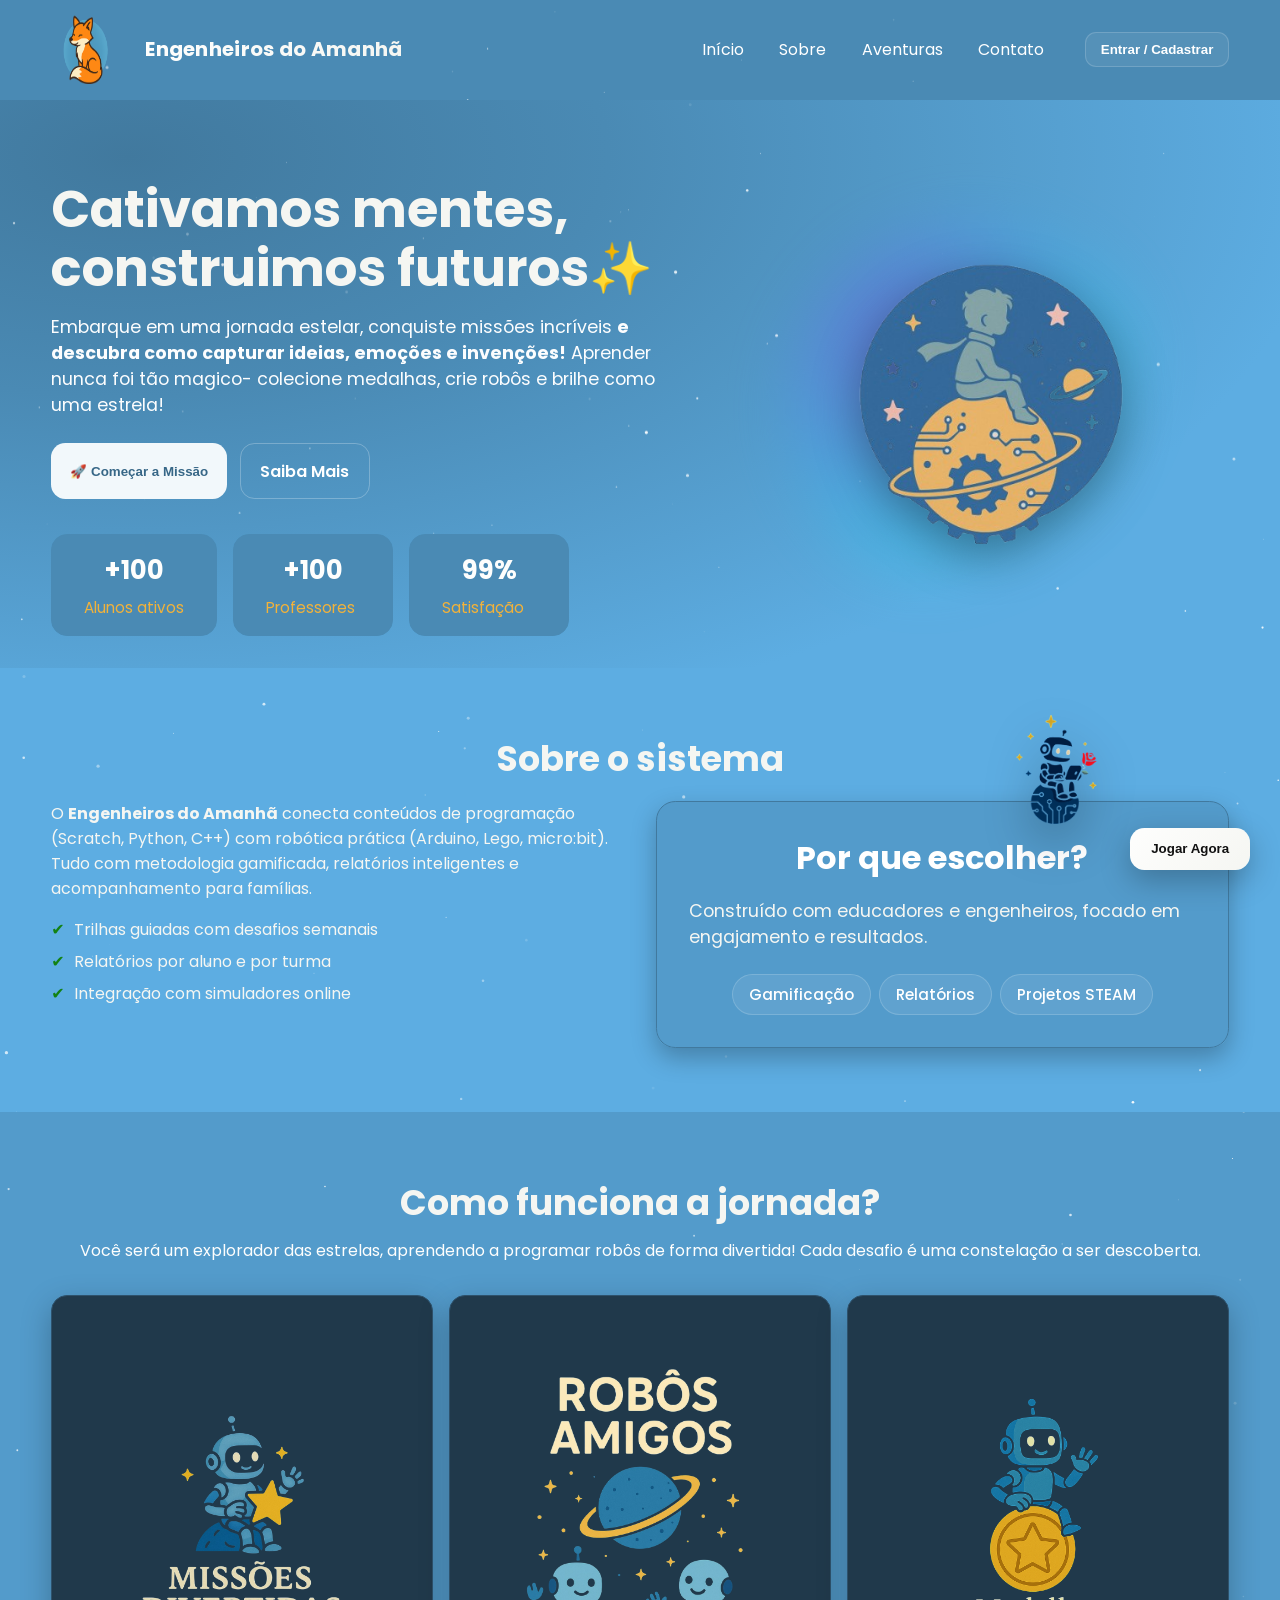
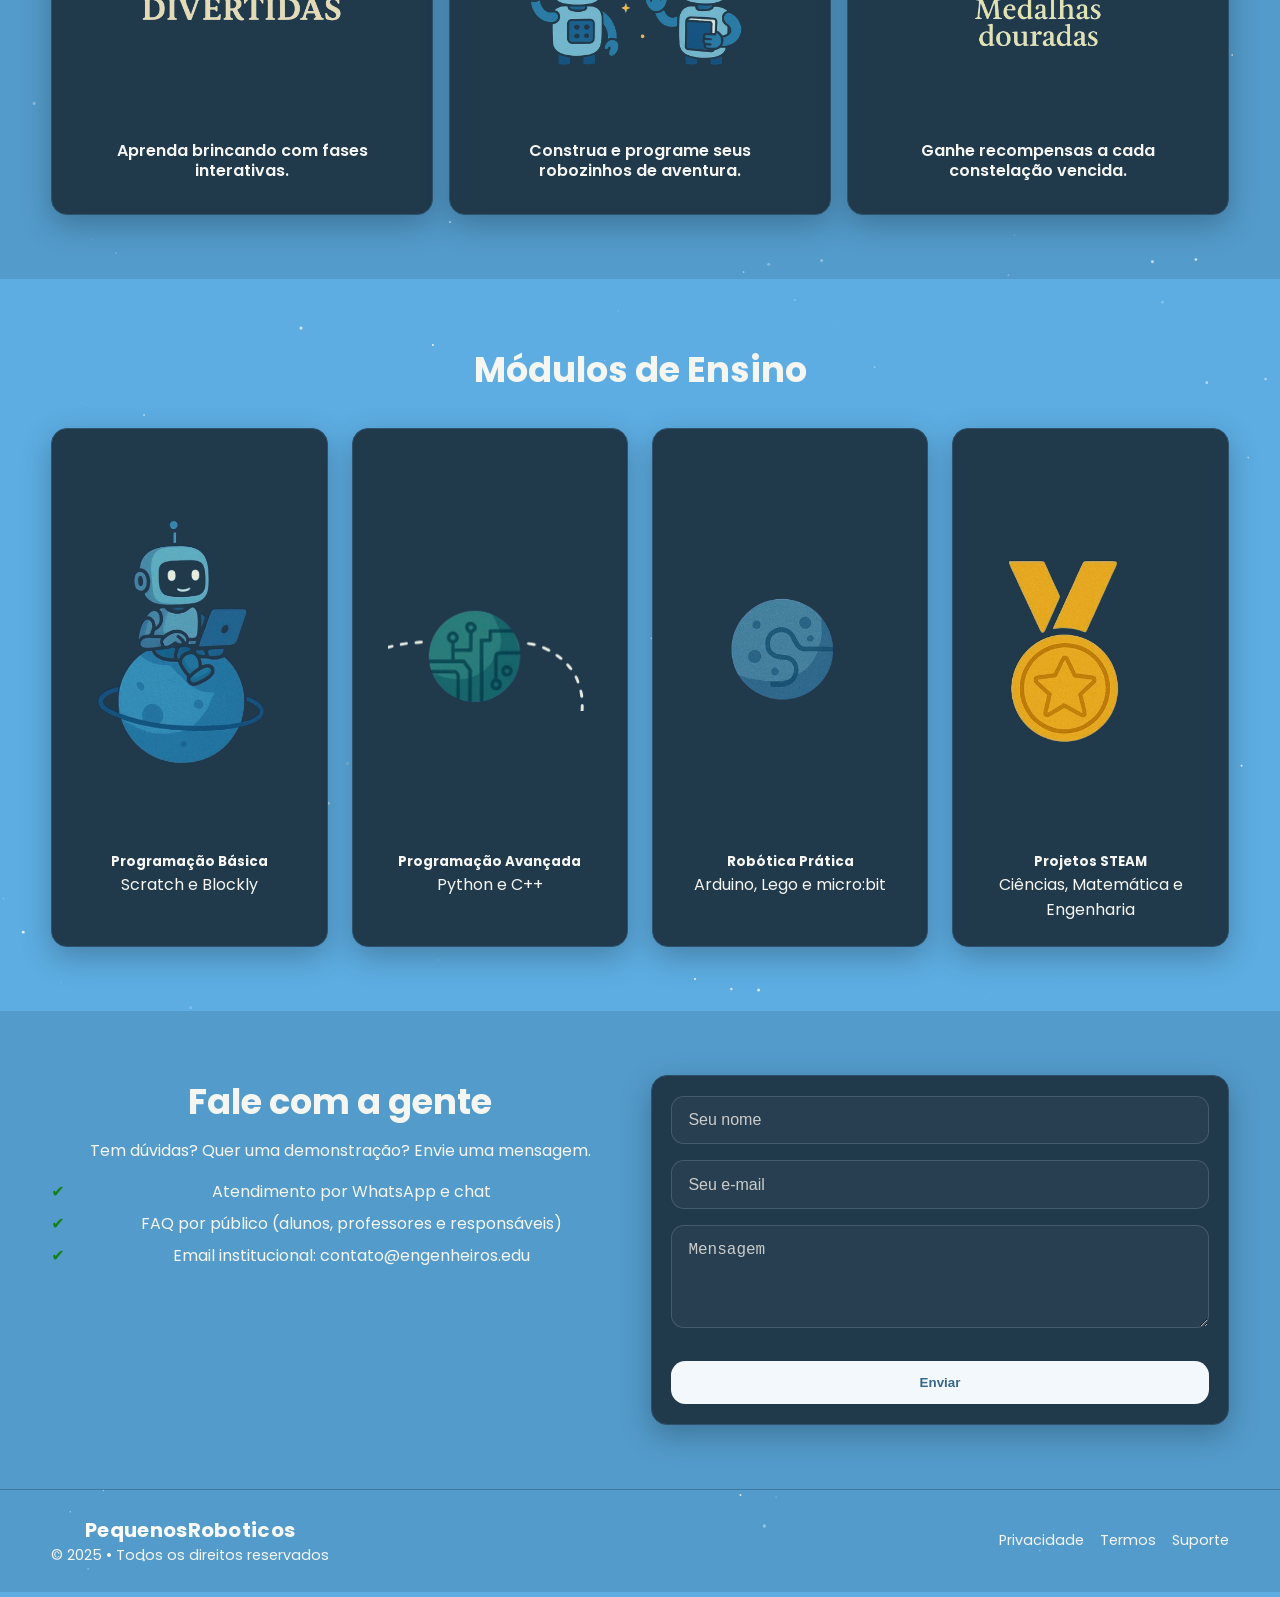
<file: index.html>
<!DOCTYPE html>
<html lang="pt-BR">

<head>
    <meta charset="UTF-8" />
    <meta name="viewport" content="width=device-width, initial-scale=1" />
    <title>Engenheiros do Amanhã – Robótica & Programação Gamificada</title>
    <link rel="preconnect" href="https://fonts.gstatic.com" crossorigin>
    <link href="https://fonts.googleapis.com/css2?family=Poppins:wght@400;600;700&display=swap" rel="stylesheet">
    <link rel="stylesheet" href="style.css" />
</head>

<body>
    <!-- Nav -->
    <header class="site-header">
        <div class="container nav-wrap">
            <img src="rapousa.png" alt="Rapousa" class="icon-fox">
            <div class="brand">Engenheiros do Amanhã</div>
            <nav class="nav">
                <a href="#home">Início</a>
                <a href="#sobre">Sobre</a>
                <a href="#alunos">Aventuras</a>
                <a href="#contato">Contato</a>
            </nav>
            <button id="openLogin" class="btn btn-sm btn-light">Entrar / Cadastrar</button>
            <button class="nav-toggle" id="navToggle" aria-label="Abrir menu">☰</button>
        </div>
    </header>

    <!-- Incio -->
    <section id="home" class="hero">
        <div class="container hero-grid">
            <div class="hero-content">
                <h1>Cativamos mentes, <span>construimos futuros✨</span></h1>
                <p>Embarque em uma jornada estelar, conquiste missões incríveis <b>e descubra como capturar ideias,
                        emoções e invenções!</b> Aprender nunca foi tão magico- colecione medalhas, crie robôs e brilhe
                    como uma estrela!</p>
                <div class="hero-actions">
                    <button class="btn btn-primary" id="ctaComecar">🚀 Começar a Missão</button>
                    <a href="#sobre" class="btn btn-ghost">Saiba Mais</a>
                </div>

                <div class="hero-stats">
                    <div class="stat-card">
                        <h3>+100</h3>
                        <p>Alunos ativos</p>
                    </div>
                    <div class="stat-card">
                        <h3>+100</h3>
                        <p>Professores</p>
                    </div>
                    <div class="stat-card">
                        <h3>99%</h3>
                        <p>Satisfação</p>
                    </div>
                </div>
            </div>

            <div class="hero-visual">
                <div class="orb "></div>
                <img class="logo" src="logo1.png" alt="Logo Engenheiros" />
            </div>
        </div>
        <div class="floating-cta">
            <button class="btn btn-accent" id="floatingCta">Jogar Agora</button>
        </div>
    </section>

    <section id="sobre" class="section">
        <div class="container">
            <div class="rob">
                <img class="robo" src="roboazulescuro.png" alt="Robo">
            </div>
            <h2>Sobre o sistema</h2>
            <div class="grid-2">
                <div>
                    <p>O <b>Engenheiros do Amanhã</b> conecta conteúdos de programação (Scratch, Python, C++) com
                        robótica prática
                        (Arduino, Lego, micro:bit). Tudo com metodologia gamificada, relatórios inteligentes e
                        acompanhamento para famílias.</p>
                    <ul class="ticks">
                        <li>Trilhas guiadas com desafios semanais</li>
                        <li>Relatórios por aluno e por turma</li>
                        <li>Integração com simuladores online</li>
                    </ul>
                </div>
                <div class="card highlight">
                    <h3>Por que escolher?</h3>
                    <p>Construído com educadores e engenheiros, focado em engajamento e resultados.</p>
                    <div class="pill-row">
                        <span class="pill">Gamificação</span>
                        <span class="pill">Relatórios</span>
                        <span class="pill">Projetos STEAM</span>
                    </div>
                </div>
            </div>
    </section>

    <section id="alunos" class="section alt">
        <div class="container">
            <h2>Como funciona a jornada?</h2>
            <p class="section-sub">Você será um explorador das estrelas, aprendendo a programar robôs de forma
                divertida! Cada desafio é uma constelação a ser descoberta.</p>

            <div class="cards-grid">
                <div class="card">
                    <img src="missoesdivertidas.png">
                    <h4>Aprenda brincando com fases interativas.</h4>
                </div>
                <div class="card">
                    <img src="robosamigos -Photoroom.png">
                    <h4>Construa e programe seus robozinhos de aventura.</h4>
                </div>
                <div class="card">
                    <img src="medalhadourada (2).png">
                    <h4>Ganhe recompensas a cada constelação vencida.</h4>
                </div>
            </div>
        </div>
    </section>


    <!-- MÓDULOS -->
    <section id="modulos" class="section">
        <div class="container">
            <h2>Módulos de Ensino</h2>
            <div class="cards-grid1">
                <div class="card1">
                    <img src="1-Photoroom (1).png">
                    <h5>Programação Básica</h5>
                    <p>Scratch e Blockly</p>
                </div>
                <div class="card1">
                    <img src="2-Photoroom (1).png">
                    <h5>Programação Avançada</h5>
                    <p>Python e C++</p>
                </div>
                <div class="card1">
                    <img src="3-Photoroom (1).png">
                    <h5>Robótica Prática</h5>
                    <p>Arduino, Lego e micro:bit</p>
                </div>
                <div class="card1">
                    <img src="4-Photoroom (1).png">
                    <h5>Projetos STEAM</h5>
                    <p>Ciências, Matemática e Engenharia</p>
                </div>
            </div>
        </div>
    </section>

    <!-- CONTATO -->
    <section id="contato" class="section alt">
        <div class="container grid-2">
            <div>
                <h2>Fale com a gente</h2>
                <p>Tem dúvidas? Quer uma demonstração? Envie uma mensagem.</p>
                <ul class="ticks">
                    <li>Atendimento por WhatsApp e chat</li>
                    <li>FAQ por público (alunos, professores e responsáveis)</li>
                    <li>Email institucional: contato@engenheiros.edu</li>
                </ul>
            </div>
            <form class="card form">
                <div class="form-group">
                    <input type="text" placeholder="Seu nome" required />
                </div>
                <div class="form-group">
                    <input type="email" placeholder="Seu e-mail" required />
                </div>
                <div class="form-group">
                    <textarea rows="4" placeholder="Mensagem" required></textarea>
                </div>
                <button type="submit" class="btn btn-primary">Enviar</button>
            </form>
        </div>
    </section>

    <!-- Footer -->
    <footer class="site-footer">
        <div class="container footer-grid">
            <div>
                <div class="brand">PequenosRoboticos</div>
                <p>© 2025 • Todos os direitos reservados</p>
            </div>
            <div class="links">
                <a href="#privacidade">Privacidade</a>
                <a href="#termos">Termos</a>
                <a href="#suporte">Suporte</a>
            </div>
        </div>
    </footer>

    <!-- Modal Login/Cadastro -->
    <div id="loginModal" class="modal" aria-hidden="true">

        <img src="logo1.png" alt="Logo Engenheiros" class="modal-bg-logo">
        <div class="modal-content" role="dialog" aria-modal="true" aria-labelledby="modalTitle">
            <button class="close" id="btnFecharLogin" aria-label="Fechar">&times;</button>
            <h3 id="modalTitle">Acesse sua conta</h3>
            <form id="loginForm" class="auth-form">
                <input type="email" id="email" placeholder="Email" required />
                <input type="password" id="senha" placeholder="Senha" required />
                <label for="tipo" class="label">Tipo de usuário</label>
                <select id="tipo">
                    <option value="Aluno">Aluno</option>
                    <option value="Professor">Professor</option>
                    <option value="Pai">Pai</option>
                </select>

                <div class="auth-extra">
                    <label class="custom-checkbox">
                        <input type="checkbox" id="new-user" />
                        <span class="checkmark"></span>
                        Sou novo aqui
                    </label>
                    <a href="#" class="link-register">Cadastrar</a>
                </div>

                <button type="submit" class="btn btn-accent">Entrar</button>
                <p class="muted hint">Ao continuar você concorda com nossos termos e política.</p>
            </form>
        </div>
    </div>

    <!-- Modal Escolha de Skin -->
    <div id="skinModal" class="modal" aria-hidden="true">
        <div class="modal-content" role="dialog" aria-modal="true" aria-labelledby="skinTitle">
            <button class="close" id="btnFecharSkin">&times;</button>
            <h3 id="skinTitle">Escolha sua Skin e Nickname</h3>

            <div class="skin-options">
                <img src="skin1.png" class="skin" data-skin="skin1">
                <img src="skin2.png" class="skin" data-skin="skin2">
                <img src="logo1.png" class="skin" data-skin="skin3">
                <img src="roboazulescuro.png" class="skin" data-skin="skin4">
            </div>

            <input type="text" id="nickname" placeholder="Digite seu nickname" required />

            <button id="btnSalvarSkin" class="btn btn-accent">Confirmar</button>
        </div>
    </div>


    <canvas id="stars"></canvas>

    <script src="script.js"></script>
</body>


</html>
</file>
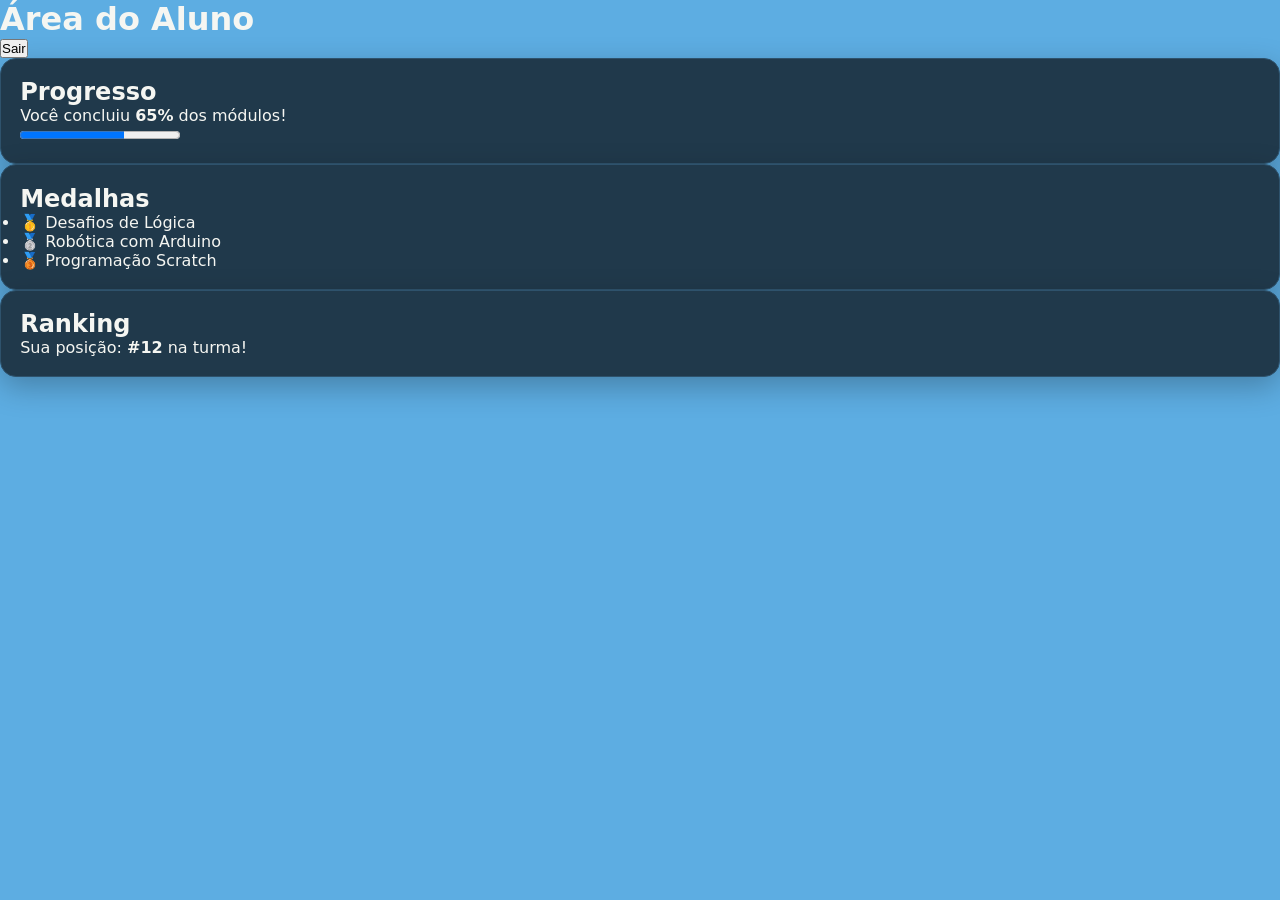
<file: dashboard-aluno.html>
<!DOCTYPE html>
<html lang="pt-br">
<head>
  <meta charset="UTF-8">
  <title>Dashboard do Aluno</title>
  <link rel="stylesheet" href="style.css">
</head>
<body class="dashboard aluno">
  <header>
    <h1>Área do Aluno</h1>
    <button onclick="logout()">Sair</button>
  </header>

  <main>
    <section class="card">
      <h2>Progresso</h2>
      <p>Você concluiu <strong>65%</strong> dos módulos!</p>
      <progress value="65" max="100"></progress>
    </section>

    <section class="card">
      <h2>Medalhas</h2>
      <ul>
        <li>🥇 Desafios de Lógica</li>
        <li>🥈 Robótica com Arduino</li>
        <li>🥉 Programação Scratch</li>
      </ul>
    </section>

    <section class="card">
      <h2>Ranking</h2>
      <p>Sua posição: <strong>#12</strong> na turma!</p>
    </section>
  </main>

  <script>
    function logout() {
      localStorage.removeItem("usuarioLogado");
      window.location.href = "index.html";
    }
  </script>
</body>
</html>
</file>
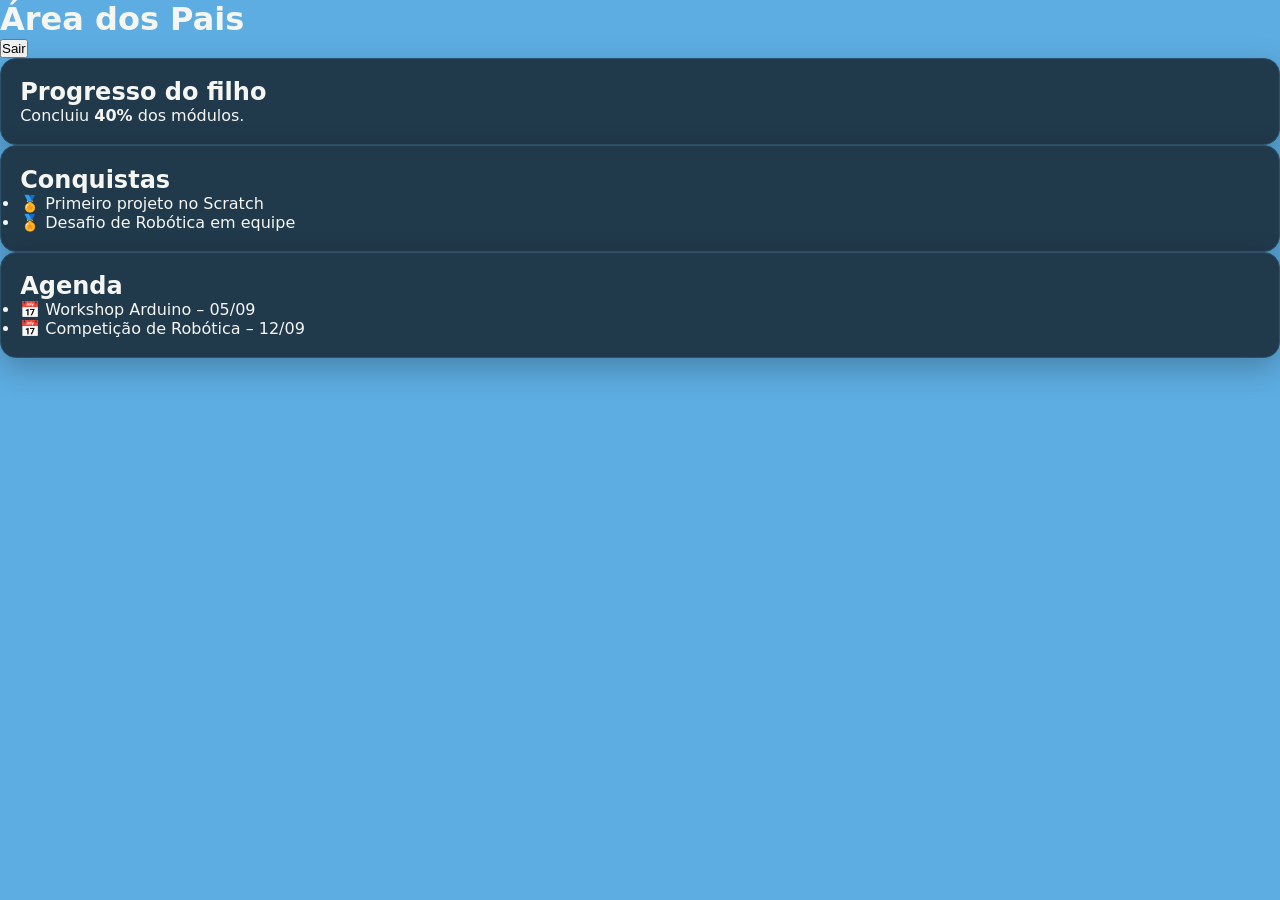
<file: dashboard-pais.html>
<!DOCTYPE html>
<html lang="pt-br">
<head>
  <meta charset="UTF-8">
  <title>Dashboard dos Pais</title>
  <link rel="stylesheet" href="style.css">
</head>
<body class="dashboard pais">
  <header>
    <h1>Área dos Pais</h1>
    <button onclick="logout()">Sair</button>
  </header>

  <main>
    <section class="card">
      <h2>Progresso do filho</h2>
      <p>Concluiu <strong>40%</strong> dos módulos.</p>
    </section>

    <section class="card">
      <h2>Conquistas</h2>
      <ul>
        <li>🏅 Primeiro projeto no Scratch</li>
        <li>🏅 Desafio de Robótica em equipe</li>
      </ul>
    </section>

    <section class="card">
      <h2>Agenda</h2>
      <ul>
        <li>📅 Workshop Arduino – 05/09</li>
        <li>📅 Competição de Robótica – 12/09</li>
      </ul>
    </section>
  </main>

  <script>
    function logout() {
      localStorage.removeItem("usuarioLogado");
      window.location.href = "index.html";
    }
  </script>
</body>
</html>
</file>
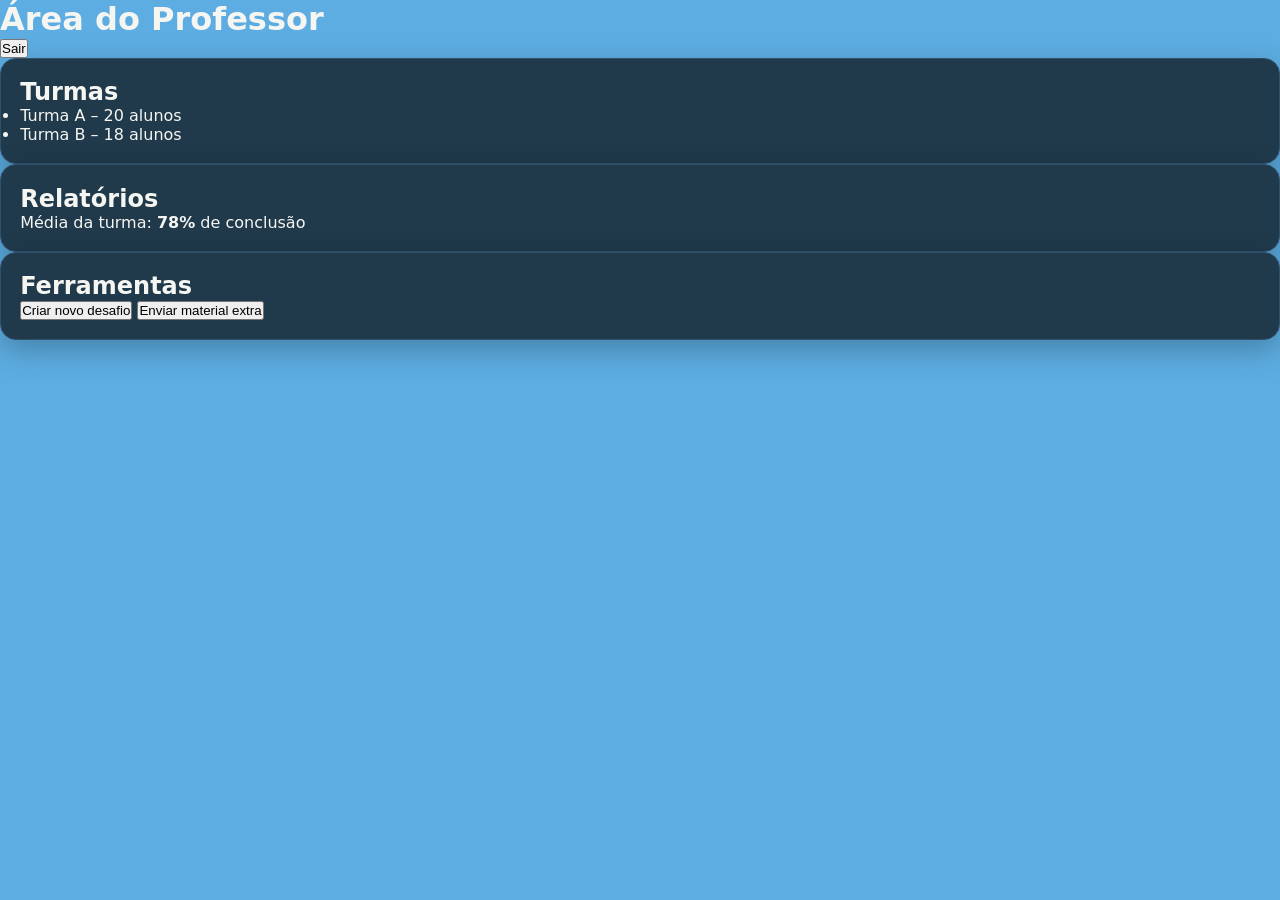
<file: dashboard-professor.html>
<!DOCTYPE html>
<html lang="pt-br">
<head>
  <meta charset="UTF-8">
  <title>Dashboard do Professor</title>
  <link rel="stylesheet" href="style.css">
</head>
<body class="dashboard professor">
  <header>
    <h1>Área do Professor</h1>
    <button onclick="logout()">Sair</button>
  </header>

  <main>
    <section class="card">
      <h2>Turmas</h2>
      <ul>
        <li>Turma A – 20 alunos</li>
        <li>Turma B – 18 alunos</li>
      </ul>
    </section>

    <section class="card">
      <h2>Relatórios</h2>
      <p>Média da turma: <strong>78%</strong> de conclusão</p>
    </section>

    <section class="card">
      <h2>Ferramentas</h2>
      <button>Criar novo desafio</button>
      <button>Enviar material extra</button>
    </section>
  </main>

  <script>
    function logout() {
      localStorage.removeItem("usuarioLogado");
      window.location.href = "index.html";
    }
  </script>
</body>
</html>
</file>
<file: style.css>
:root {
    --accent: #fefefd;
    --accent-2: #f5f6f2;
    --primary: #41799e;
    --primary2: #376787;
    --shadow: 0 10px 30px rgba(0, 0, 0, .25);
    --card-media-height: 380px;
}

* {
    margin: 0;
    padding: 0;
    box-sizing: border-box;
}

html,
body {
    margin: 0;
    padding: 0;
    font-family: Poppins, system-ui, Segoe UI, Roboto, Arial, sans-serif;
    color: #f5f6f2;
    background: #5dade2;
}

img {
    max-width: 100%;
    display: block;
}


a {
    color: inherit;
    text-decoration: none;
}

.container {
    width: min(1200px, 92%);
    margin-inline: auto;
}

.site-header {
    position: sticky;
    top: 0;
    z-index: 50;
    background: #4a8ab4;
    backdrop-filter: saturate(140%) blur(10px);
    border-bottom: 1px solid #4a8ab4;
}

.nav-wrap {
    display: flex;
    align-items: center;
    gap: 1rem;
    padding: .9rem 0;
}

.brand {
    font-weight: 700;
    letter-spacing: .3px;
    background: linear-gradient(90deg, var(--accent), var(--accent-2));
    -webkit-background-clip: text;
    background-clip: text;
    color: transparent;
    font-size: 1.25rem;
}

/* */
.nav {
    display: flex;
    gap: 1rem;
    margin-left: auto;
    margin-right: 1rem;
}

.nav a {
    padding: .4rem .6rem;
    border-radius: .6rem;
    color: #fff;
}

.nav a:hover {
    background: #41799e;
    color: #fff;
}

.nav-toggle {
    display: none;
    margin-left: .5rem;
    background: transparent;
    border: 0;
    color: #fff;
    font-size: 1.4rem;
}

/* */
.btn {
    border: 0;
    border-radius: .9rem;
    padding: .9rem 1.2rem;
    font-weight: 600;
    cursor: pointer;
    transition: .25s box-shadow, .25s transform, .25s background;
}

.btn-sm {
    padding: .55rem .9rem;
    border-radius: .7rem;
}

.btn-primary {
    background: #f2f8fb;
    color: var(--primary2);
    box-shadow: var(--primary2);
}

.btn-primary:hover {
    transform: translateY(-2px);
}

.btn-accent {
    background: linear-gradient(135deg, var(--accent), var(--accent-2));
    color: #111;
    box-shadow: var(--shadow);
}

.btn-accent:hover {
    transform: translateY(-2px);
}

.btn-light {
    background: #ffffff10;
    color: #fff;
    border: 1px solid #ffffff2a;
}

.btn-light:hover {
    background: #ffffff1e
}

.btn-ghost {
    background: transparent;
    border: 1px solid #ffffff40;
    color: #fff;
}

.btn-ghost:hover {
    background: #41799e;
}

/* */
.hero {
    background: radial-gradient(1200px 600px at 10% 10%, #41799e 0%, #4a8ab4 40%, #5dade2 100%), linear-gradient(135deg, #274961, #274961);
    padding: 5rem 0 4rem;
    position: relative;
    overflow: hidden;
    padding-bottom: 2rem;
}

.hero-canvas {
    position: absolute;
    inset: 0;
    width: 100%;
    height: 100%;
    z-index: 0;
    pointer-events: none;
}

.hero .hero-content,
.hero .hero-visual {
    position: relative;
    z-index: 1;
}

.hero-grid {
    display: grid;
    grid-template-columns: 1.1fr .9fr;
    align-items: center;
    gap: 2rem;
}

.hero-content h1 {
    font-size: clamp(2rem, 1.6rem + 2.2vw, 3.2rem);
    line-height: 1.15;
    margin: 0 0 1rem;
}

.hero-content h1 span {
    color: var(--accent-2);
}

.hero-content p {
    color: #fcfdfe;
    font-size: 1.1rem;
    max-width: 58ch;
}

.hero-actions {
    display: flex;
    gap: .8rem;
    margin: 1.6rem 0 2.2rem;
}

.hero-stats {
    display: flex;
    gap: 1rem;
    flex-wrap: wrap;
}

.stat-card {
    background: #4a8ab4;
    border: 1px solid #4a8ab4;
    border-radius: 1rem;
    backdrop-filter: blur(8px);
    min-width: 160px;
    box-shadow: var(--accent-2);
    gap: 2rem;
    padding: 1rem 2rem;
}

.stat-card h3 {
    margin: 0;
    font-size: 1.6rem;
    color: var(--accent);
}

.stat-card p {
    margin: .35rem 0 0;
    color: #F2B23A;
    font-size: .95rem;
}

.hero-visual {
    position: relative;
    min-height: 360px;
    display: flex;
    align-items: center;
    justify-content: center;
    z-index: 1;
}

.orb {
    position: absolute;
    inset: auto;
    width: 360px;
    height: 360px;
    border-radius: 50%;
    background: radial-gradient(circle at 30% 30%, #7c3aed, #22d3ee 60%, transparent 70%);
    filter: blur(32px);
    opacity: .35;
    animation: pulse 6s ease-in-out infinite;
}

.logo {
    max-width: 550 px;
    margin-left: 40px;
    filter: drop-shadow(0 14px 24px rgba(0, 0, 0, .35));
    animation: float 5s ease-in-out infinite;
}

.floating-cta {
    position: fixed;
    bottom: 30px;
    right: 30px;
    z-index: 1000;
    display: flex;
    justify-content: center;
}

.floating-cta .btn {
    padding: .85rem 1.3rem;
}


@keyframes float {
    0% {
        transform: translateY(0)
    }

    50% {
        transform: translateY(-10px)
    }

    100% {
        transform: translateY(0)
    }
}

@keyframes pulse {

    0%,
    100% {
        transform: scale(1)
    }

    50% {
        transform: scale(1.07)
    }
}


/* */

.section {
    padding: 4rem 0;
    text-align: center;
}

.section.alt {
    background: #539bcb;
}

.section h2 {
    font-size: clamp(1.6rem, 1.2rem + 1.6vw, 2.2rem);
    margin: 0 0 .6rem;
}

section h3 {
    text-align: center;
    font-size: 2rem;
    color: #fff;
    margin-bottom: 1rem;
}

.section-sub {
    color: var(--accent);
    margin: .2rem;
}

.grid-2 {
    display: grid;
    grid-template-columns: 1fr 1fr;
    gap: 1.4rem;
}

.cards-grid {
    display: grid;
    grid-template-columns: repeat(3, 1fr);
    gap: 1rem;
    margin-top: 2rem;
    align-items: stretch;
}

.cards-grid .card{
    display: flex;
    flex-direction: column;
    align-items: center;
    justify-content: flex-start;
    padding: 2rem;
    border-radius: 1rem;
    min-height: 520px;
    box-shadow: var(--shadow);
    transition: transform .3s;
}

.cards-grid .card > img{
    display: block;
    width: auto;
    max-width: 90%;
    height: var(--card-media-height);
    object-fit: contain;
    margin-bottom: 1.2rem;
    animation: float 5s ease-in-out infinite;

}

.cards-grid .card h4{
    text-align: center;
    margin-top: auto;
    color: #f5f6f2;
    font-weight: 600;
    line-height: 1.3;
    
}

.card {
    background: #20394b ;
    border: 1px solid #2e526c;
    border-radius: 1rem;
    padding: 1.2rem;
    box-shadow: var(--shadow);
    transition: transform 0.3s;
}

.card:hover {
    transform: translateY(-5px)
}

.card.highlight {
    background: linear-gradient(180deg, #539bcb, #539bcb);
    border: 1px solid #41799e;
    border-radius: 1.2rem;
    padding: 2rem;
    box-shadow: 0 10px 25px rgba(0, 0, 0, 0.25);
    text-align: center;
    max-width: 600px;
    margin: 0 auto;
}

.card.highlight h3 {
    font-size: 2rem;
    color: #fff;
    margin-bottom: 1rem;
}

.card.highlight p {
    font-size: 1.1rem;
    color: #f5f6f2;
    margin-bottom: 1.5rem;
}

#sobre .grid-2 {
  align-items: start;
  gap: 2rem;
  text-align: left; 
}

#sobre h2 {
  text-align: left;
}

#sobre p,
#sobre ul {
  text-align: left;
}

#sobre .card.highlight {
  text-align: center;
}

.pill-row {
    display: flex;
    justify-content: center;
    gap: .5rem;
    flex-wrap: wrap;
}

.pill {
    background: #ffffff14;
    border: 1px solid #ffffff2a;
    border-radius: 990px;
    padding: .5rem 1rem;
    font-size: 0.95rem;
    font-weight: 500;
    color: #fff;
    transition: all 0.3s ease;
}

.pill:hover{
    background: #f2b23a;
    color: #111;
    border-color: #f2b23a;
}

.ticks {
    list-style: none;
    padding: 0;
    margin: 1rem 0 0;
}

.ticks li {
    position: relative;
    padding-left: 1.4rem;
    margin: .45rem 0;
}

.ticks li::before {
    content: "✔";
    position: absolute;
    left: 0;
    top: 0;
    color: rgb(19, 130, 19);
}

.feature-grid {
    display: grid;
    grid-template-columns: repeat(3, 1fr);
    gap: 1rem;
    margin-top: 1rem;
}

.feature {
    display: flex;
    gap: .9rem;
    align-items: flex-start;
    background: #41799e;
    border: 1px solid #41799e;
    border-radius: 1rem;
    padding: 1rem;
}

.feat-ico {
    font-size: 1.5rem;
}

.modules {
    display: grid;
    grid-template-columns: repeat(4, 1fr);
    gap: 1rem;
    margin-top: 1rem;
}

.module {
    background: #539bcb;
    border: 1px solid #539bcb;
    border-radius: 1rem;
    padding: 1rem;
    text-align: center;
}

.testimonials {
    display: grid;
    grid-template-columns: 1fr 1fr;
    gap: 1rem;
    margin-top: 1rem;
}

blockquote {
    background: #ffffff08;
    border: 1px solid #ffffff14;
    border-radius: 1rem;
    padding: 1.2rem;
    font-style: italic;
}

cite {
    display: block;
    margin-top: .5rem;
    color: whitesmoke;
}

/* */

.form {
    display: flex;
    flex-direction: column;
    gap: 1rem;
}

.form-group input,
.form-group textarea {
    width: 100%;
    padding: 0.9rem 1rem;
    border: 1px solid #ffffff25;
    border-radius: 0.8rem;
    background: #ffffff08;
    color: #fff;
    font-size: 1rem;
    transition: border 0.25s, box-shadow 0.25s;
}

.form-group input::placeholder,
.form-group textarea::placeholder {
    color: #cccccc;
}


.form-group input:focus,
.form-group textarea:focus {
    border-color: var(--primary);
    box-shadow: 0 0 0 2px rgba(71, 107, 178, 0.5);
    outline: none;
}

.form button {
    margin-top: .6rem;
}

.label {
    display: block;
    margin-top: .6rem;
    margin-bottom: .2rem;
    color: var(--accent-2);
}

.check {
    display: flex;
    gap: .5rem;
    align-items: center;
    margin-top: .6rem
}

.muted {
    color: var(--accent);
    font-size: .9rem;
}

.hint {
    margin-top: .6rem;
}

/* */

.site-footer {
    border-top: 1px solid #41799e;
    background: #539bcb;
    margin-top: auto;
    text-align: center;
}

.footer-grid {
    display: flex;
    justify-content: space-between;
    align-items: center;
    gap: 1rem;
    padding: 1.6rem 0;
    font-size: 0.9rem;
}

.links {
    display: flex;
    gap: 1rem;
}

.links a {
    color: whitesmoke;
}

.links a:hover {
    color: var(--primary2);
}

/* */

.modal {
    position: fixed;
    inset: 0;
    display: none;
    place-items: center;
    background: rgba(83, 155, 203, .86);
    backdrop-filter: blur(2px);
    z-index: 100;
    overflow: hidden;
}

.modal-bg-logo {
    top: 6vh;
    left: 50%;
    transform: translateX(-50%);
    width: min(460px, 36vw);
    inset: 0;
    margin: auto;
    max-width: 500px;
    opacity: 1;
    z-index: 1;
    pointer-events: none;
    animation: float 6s ease-in-out infinite;
}

.modal.open {
    display: grid;
}

.modal-content {
    width: min(420px, 92%);
    background: #539bcb;
    border: 1px solid #41799e;
    border-radius: 1rem;
    box-shadow: var(--shadow);
    padding: 1.4rem;
    position: relative;
    z-index: 2;
}

#stars {
    position: fixed;
    inset: 0;
    width: 100%;
    height: 100%;
    z-index: 30;
    pointer-events: none;
}

.close {
    position: absolute;
    right: .6rem;
    top: .3rem;
    font-size: 1.8rem;
    background: transparent;
    border: 0;
    color: #fff;
    cursor: pointer;
    line-height: 1;
}

@media (max-width:980px) {
    .nav {
        display: none;
    }

    .nav.open {
        display: flex;
        position: absolute;
        top: 62px;
        right: 4%;
        flex-direction: column;
        background: #4a8ab4;
        border: 1px solid #ffffff14;
        border-radius: .8rem;
        padding: .6rem;
        gap: .2rem;
    }

    .nav a {
        padding: .6rem .8rem;
    }

    .nav-toggle {
        display: block;
    }

    .hero-grid {
        grid-template-columns: 1fr;
    }

    .hero-visual {
        order: 1;
    }

    .cards-grid {
        grid-template-columns: 1fr;
    }

    .feature-grid {
        grid-template-columns: 1fr;
    }

    .grid-2 {
        grid-template-columns: 1fr;
    }

    .modules {
        grid-template-columns: 1fr;
    }

    .testimonials {
        grid-template-columns: 1fr;
    }
}

.auth-form {
    display: flex;
    flex-direction: column;
    gap: 1rem;
    margin-top: 1rem;
}

.auth-form input,
.auth-form select {
    width: 100%;
    padding: 0.9rem 1rem;
    border: 1px solid #ffffff25;
    border-radius: 0.7rem;
    background: #ffffff08;
    color: #fff;
    font-size: 1rem;
    transition: border 0.25s, box-shadow 0.25s;
}

.auth-form input::placeholder {
    color: #fff;
}

.auth-form input:focus,
.auth-form select:focus {
    border-color: var(--primary);
    box-shadow: 0 0 0 2px rgba(71, 107, 178, 0.5);
    outline: none;
}

.auth-form label {
    font-size: 0.95rem;
    color: var(--accent-2);
    margin-bottom: -0.3rem;
}

.auth-form .check {
    margin-top: 0.5rem;
    font-size: 0.9rem;
    color: var(--accent);
}

.auth-form button {
    margin-top: 0.8rem;
    padding: 0.9rem;
    font-size: 1rem;
    border-radius: 0.8rem;
}

.auth-form .muted {
    font-size: 0.8rem;
    text-align: center;
    margin-top: 0.8rem;
    color: #F2B23A;
}

.auth-extra {
    display: flex;
    align-items: center;
    justify-content: space-between;
    margin: 0.5rem 0 0.8rem 0;
    font-size: 0.9rem;
    color: var(--accent);
}

.custom-checkbox {
    position: relative;
    padding-left: 28px;
    cursor: pointer;
    user-select: none;
    color: #F2B23A;
}

.custom-checkbox input {
    position: absolute;
    opacity: 0;
    cursor: pointer;
}

.custom-checkbox .checkmark {
    position: absolute;
    left: 0;
    top: 0;
    height: 18px;
    width: 18px;
    background-color: transparent;
    border: 2px solid var(--accent-2);
    border-radius: 4px;
    transition: all 0.3s ease;
}

.custom-checkbox input:checked~.checkmark {
    background-color: #F2B23A;
    border-color: #F2B23A;
}

.custom-checkbox .checkmark:after {
    content: "";
    position: absolute;
    display: none;
}

.custom-checkbox input:checked~.checkmark:after {
    display: block;
}

.custom-checkbox .checkmark:after {
    left: 5px;
    top: 1px;
    width: 4px;
    height: 9px;
    border: solid #fff;
    border-width: 0 2px 2px 0;
    transform: rotate(45deg);
}

.link-register {
    color: #F2B23A;
    font-weight: 500;
    text-decoration: none;
    transition: color 0.3s;
}

.link-register:hover {
    color: #fff;
}


.section,
.hero,
header.site-header,
footer.site-footer {
    position: relative;
    overflow: visible;
}

.section>.container,
.hero>.container,
header.site-header .nav-wrap,
footer.site-footer .footer-grid {
    position: relative;
    z-index: 2;
}

.section-stars {
    position: absolute;
    inset: 0;
    width: 100%;
    height: 100%;
    z-index: 1;
    pointer-events: none;
    mix-blend-mode: normal;
    opacity: 0.95;
}

.modal,
.site-header {
    z-index: 60;
}

#sobre { 
  position: relative; 
}

#sobre h2 {
  text-align: center;
  margin: 0 0 1rem;
}

#sobre .rob {
  position: absolute;
  right: clamp(12px, 6%, 80px);
  top: -24px;                
  z-index: 2;
  pointer-events: none;  
}

.robo {
  width: clamp(200px, 12vw, 160px);
  height: auto;
  margin: 0;
  filter: drop-shadow(0 14px 24px rgba(0,0,0,.35));
  animation: float 5s ease-in-out infinite;
}

#sobre p, 
#sobre ul { text-align: left; }

@media (max-width: 980px) {
  #sobre .rob {
    left: 50%;
    right: auto;
    top: -16px;
    transform: translateX(-50%);
  }
}



.cards-grid1 {
    display: grid;
    grid-template-columns: repeat(4, 1fr);
    gap: 1.5rem;
    margin-top: 2rem;
    align-items: stretch;
}

.cards-grid1 .card1{
    display: flex;
    flex-direction: column;
    align-items: center;
    justify-content: flex-start;
    padding: 1.5rem;
    border-radius: 1rem;
    min-height: 350px;
    box-shadow: var(--shadow);
    transition: transform .3s;
}

.cards-grid1 .card1 > img{
    display: block;
    width: auto;
    max-width: 90%;
    height: var(--card-media-height);
    object-fit: contain;
    margin-bottom: 1.2rem;
    animation: float 5s ease-in-out infinite;

}

.cards-grid1 .card1 h4{
    text-align: center;
    margin-top: auto;
    color: #f5f6f2;
    font-weight: 600;
    line-height: 1.3;
    
}

.card1 {
    background: #20394b ;
    border: 1px solid #2e526c;
    border-radius: 1rem;
    padding: 1.2rem;
    box-shadow: var(--shadow);
    transition: transform 0.3s;
}

.card1:hover {
    transform: translateY(-5px)
}

.card1.highlight {
    background: linear-gradient(180deg, #539bcb, #539bcb);
    border: 1px solid #41799e;
    border-radius: 1.2rem;
    padding: 2rem;
    box-shadow: 0 10px 25px rgba(0, 0, 0, 0.25);
    text-align: center;
    max-width: 600px;
    margin: 0 auto;
}

.card1.highlight h3 {
    font-size: 2rem;
    color: #fff;
    margin-bottom: 1rem;
}

.card1.highlight p {
    font-size: 1.1rem;
    color: #f5f6f2;
    margin-bottom: 1.5rem;
}

@media (max-width: 980px) {
    .cards-grid {
        grid-template-columns: repeat(2, 1fr);
    }
}

@media (max-width: 600px) {
    .cards-grid {
        grid-template-columns: 1fr;
    }
}

@media (max-width: 980px) {
    .cards-grid1 {
        grid-template-columns: repeat(2, 1fr);
    }
}

@media (max-width: 600px) {
    .cards-grid1 {
        grid-template-columns: 1fr;
    }
}

.icon-fox {
    width: 70px;   /* ajuste conforme necessário */
    height: 70px;
    margin-right: 8px;
    vertical-align: middle;
}


.skin-options {
  display: flex;
  gap: 1rem;
  justify-content: center;
  margin: 1rem 0;
}

.skin {
  width: 80px;
  height: 80px;
  border: 2px solid transparent;
  border-radius: 12px;
  cursor: pointer;
  transition: transform 0.2s, border 0.2s;
}

.skin:hover {
  transform: scale(1.1);
  border: 2px solid #F2B23A;
}

.skin.selected {
  border: 3px solid #fff;
  transform: scale(1.1);
}
</file>
